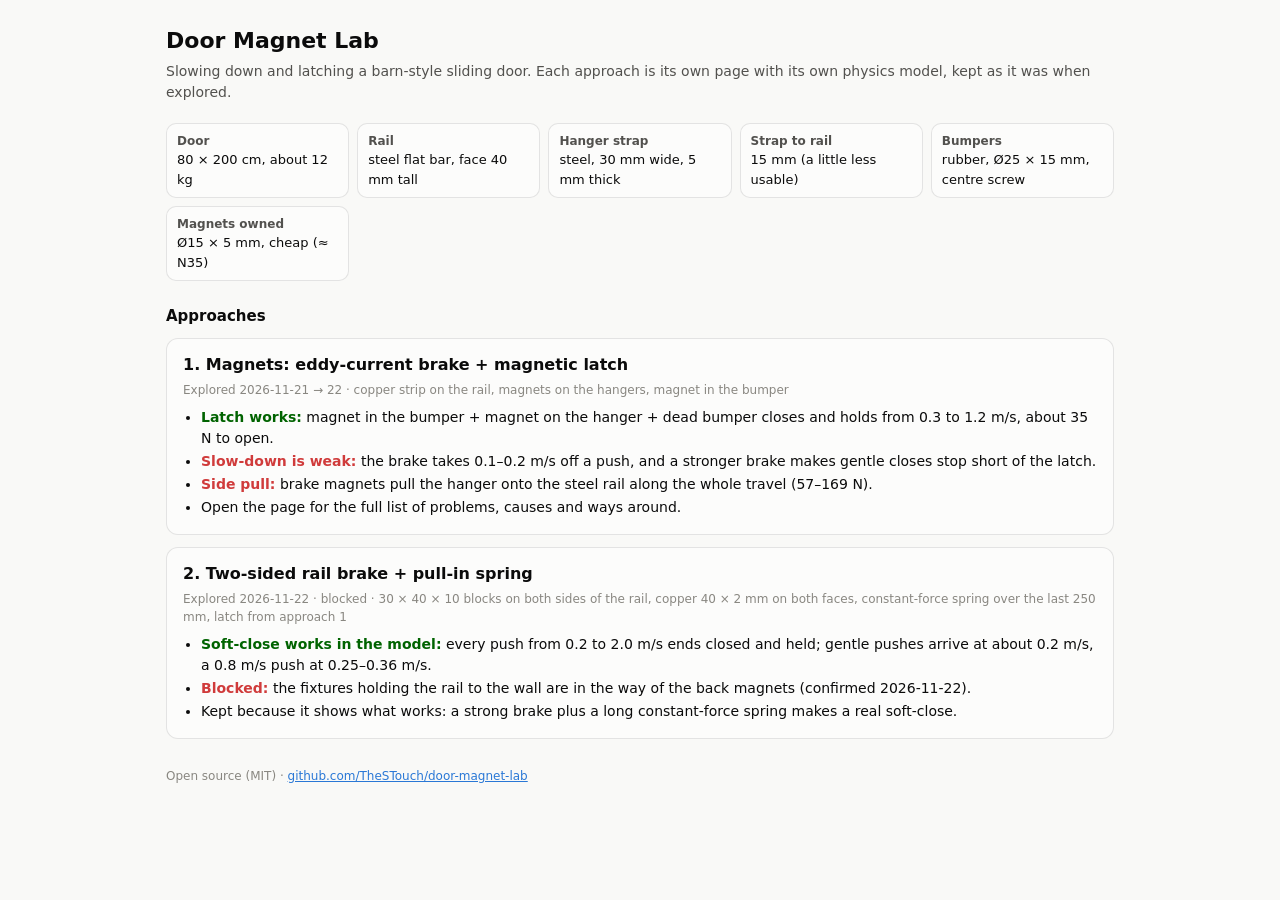
<file: web/index.html>
<!doctype html>
<html lang="en">
<head>
  <meta charset="utf-8">
  <meta name="viewport" content="width=device-width, initial-scale=1">
  <title>Door Magnet Lab</title>
  <script>
    // Old links pointed at the single-page app with settings in the hash: send them to approach 1.
    if (location.hash.includes('=')) location.replace('approaches/01-magnets/index.html' + location.hash);
  </script>
  <style>
    :root {
      color-scheme: light;
      --page: #f9f9f7; --surface: #fcfcfb; --text: #0b0b0b; --text-2: #52514e; --muted: #898781;
      --border: rgba(11, 11, 11, 0.10); --accent: #2a78d6; --good-text: #006300; --critical: #d03b3b;
    }
    @media (prefers-color-scheme: dark) {
      :root:not([data-theme="light"]) {
        color-scheme: dark;
        --page: #0d0d0d; --surface: #1a1a19; --text: #f0efec; --text-2: #c3c2b7; --muted: #898781;
        --border: rgba(255, 255, 255, 0.10); --accent: #3987e5; --good-text: #0ca30c; --critical: #e66767;
      }
    }
    :root[data-theme="dark"] {
      color-scheme: dark;
      --page: #0d0d0d; --surface: #1a1a19; --text: #f0efec; --text-2: #c3c2b7; --muted: #898781;
      --border: rgba(255, 255, 255, 0.10); --accent: #3987e5; --good-text: #0ca30c; --critical: #e66767;
    }
    * { box-sizing: border-box; }
    body { margin: 0; background: var(--page); color: var(--text); font: 14px/1.5 system-ui, -apple-system, "Segoe UI", sans-serif; }
    main { max-width: 980px; margin: 0 auto; padding: 24px 16px 48px; }
    h1 { font-size: 22px; margin: 0; }
    .sub { color: var(--text-2); margin: 4px 0 20px; }
    .door { display: grid; grid-template-columns: repeat(auto-fit, minmax(170px, 1fr)); gap: 8px; margin-bottom: 24px; }
    .door div { background: var(--surface); border: 1px solid var(--border); border-radius: 10px; padding: 8px 10px; font-size: 13px; }
    .door b { display: block; font-size: 12px; color: var(--text-2); font-weight: 600; }
    h2 { font-size: 15px; margin: 0 0 10px; }
    .cards { display: grid; gap: 12px; }
    .card { display: block; background: var(--surface); border: 1px solid var(--border); border-radius: 12px; padding: 14px 16px; color: inherit; text-decoration: none; }
    a.card:hover { border-color: var(--accent); }
    .card h3 { margin: 0 0 4px; font-size: 16px; }
    .card .meta { color: var(--muted); font-size: 12px; margin-bottom: 8px; }
    .card ul { margin: 6px 0 0; padding-left: 18px; }
    .card li { margin: 2px 0; }
    .ok { color: var(--good-text); font-weight: 600; }
    .bad { color: var(--critical); font-weight: 600; }
    .open { color: var(--accent); font-weight: 600; }
    .card.todo { border-style: dashed; }
    footer { margin-top: 28px; color: var(--muted); font-size: 12px; }
    footer a { color: var(--accent); }
  </style>
</head>
<body>
  <main>
    <h1>Door Magnet Lab</h1>
    <p class="sub">Slowing down and latching a barn-style sliding door. Each approach is its own page with its own physics model, kept as it was when explored.</p>

    <div class="door">
      <div><b>Door</b>80 × 200 cm, about 12 kg</div>
      <div><b>Rail</b>steel flat bar, face 40 mm tall</div>
      <div><b>Hanger strap</b>steel, 30 mm wide, 5 mm thick</div>
      <div><b>Strap to rail</b>15 mm (a little less usable)</div>
      <div><b>Bumpers</b>rubber, Ø25 × 15 mm, centre screw</div>
      <div><b>Magnets owned</b>Ø15 × 5 mm, cheap (≈ N35)</div>
    </div>

    <h2>Approaches</h2>
    <div class="cards">
      <a class="card" href="approaches/01-magnets/index.html">
        <h3>1. Magnets: eddy-current brake + magnetic latch</h3>
        <div class="meta">Explored 2026-11-21 → 22 · copper strip on the rail, magnets on the hangers, magnet in the bumper</div>
        <ul>
          <li><span class="ok">Latch works:</span> magnet in the bumper + magnet on the hanger + dead bumper closes and holds from 0.3 to 1.2 m/s, about 35 N to open.</li>
          <li><span class="bad">Slow-down is weak:</span> the brake takes 0.1–0.2 m/s off a push, and a stronger brake makes gentle closes stop short of the latch.</li>
          <li><span class="bad">Side pull:</span> brake magnets pull the hanger onto the steel rail along the whole travel (57–169 N).</li>
          <li>Open the page for the full list of problems, causes and ways around.</li>
        </ul>
      </a>
      <a class="card" href="approaches/02-double-brake/index.html">
        <h3>2. Two-sided rail brake + pull-in spring</h3>
        <div class="meta">Explored 2026-11-22 · blocked · 30 × 40 × 10 blocks on both sides of the rail, copper 40 × 2 mm on both faces, constant-force spring over the last 250 mm, latch from approach 1</div>
        <ul>
          <li><span class="ok">Soft-close works in the model:</span> every push from 0.2 to 2.0 m/s ends closed and held; gentle pushes arrive at about 0.2 m/s, a 0.8 m/s push at 0.25–0.36 m/s.</li>
          <li><span class="bad">Blocked:</span> the fixtures holding the rail to the wall are in the way of the back magnets (confirmed 2026-11-22).</li>
          <li>Kept because it shows what works: a strong brake plus a long constant-force spring makes a real soft-close.</li>
        </ul>
      </a>
    </div>

    <footer>Open source (MIT) · <a href="https://github.com/TheSTouch/door-magnet-lab">github.com/TheSTouch/door-magnet-lab</a></footer>
  </main>
</body>
</html>
</file>
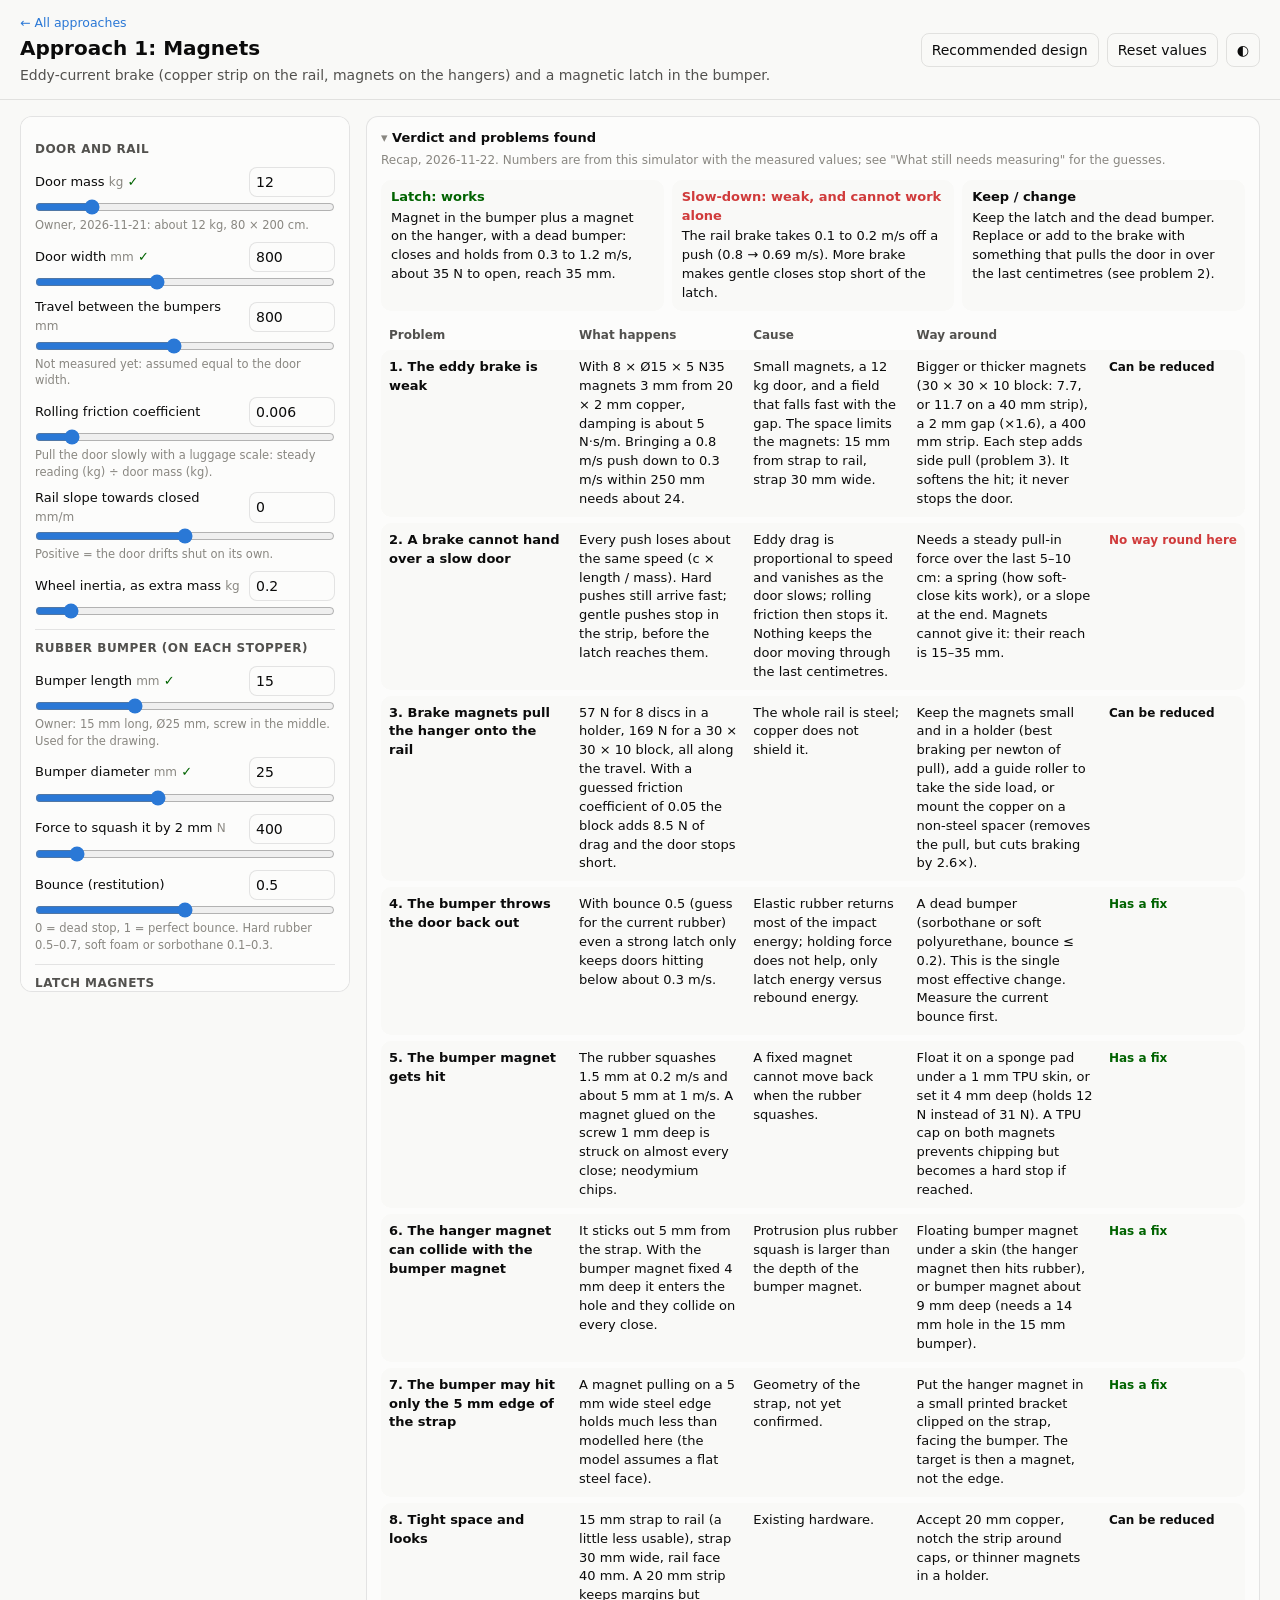
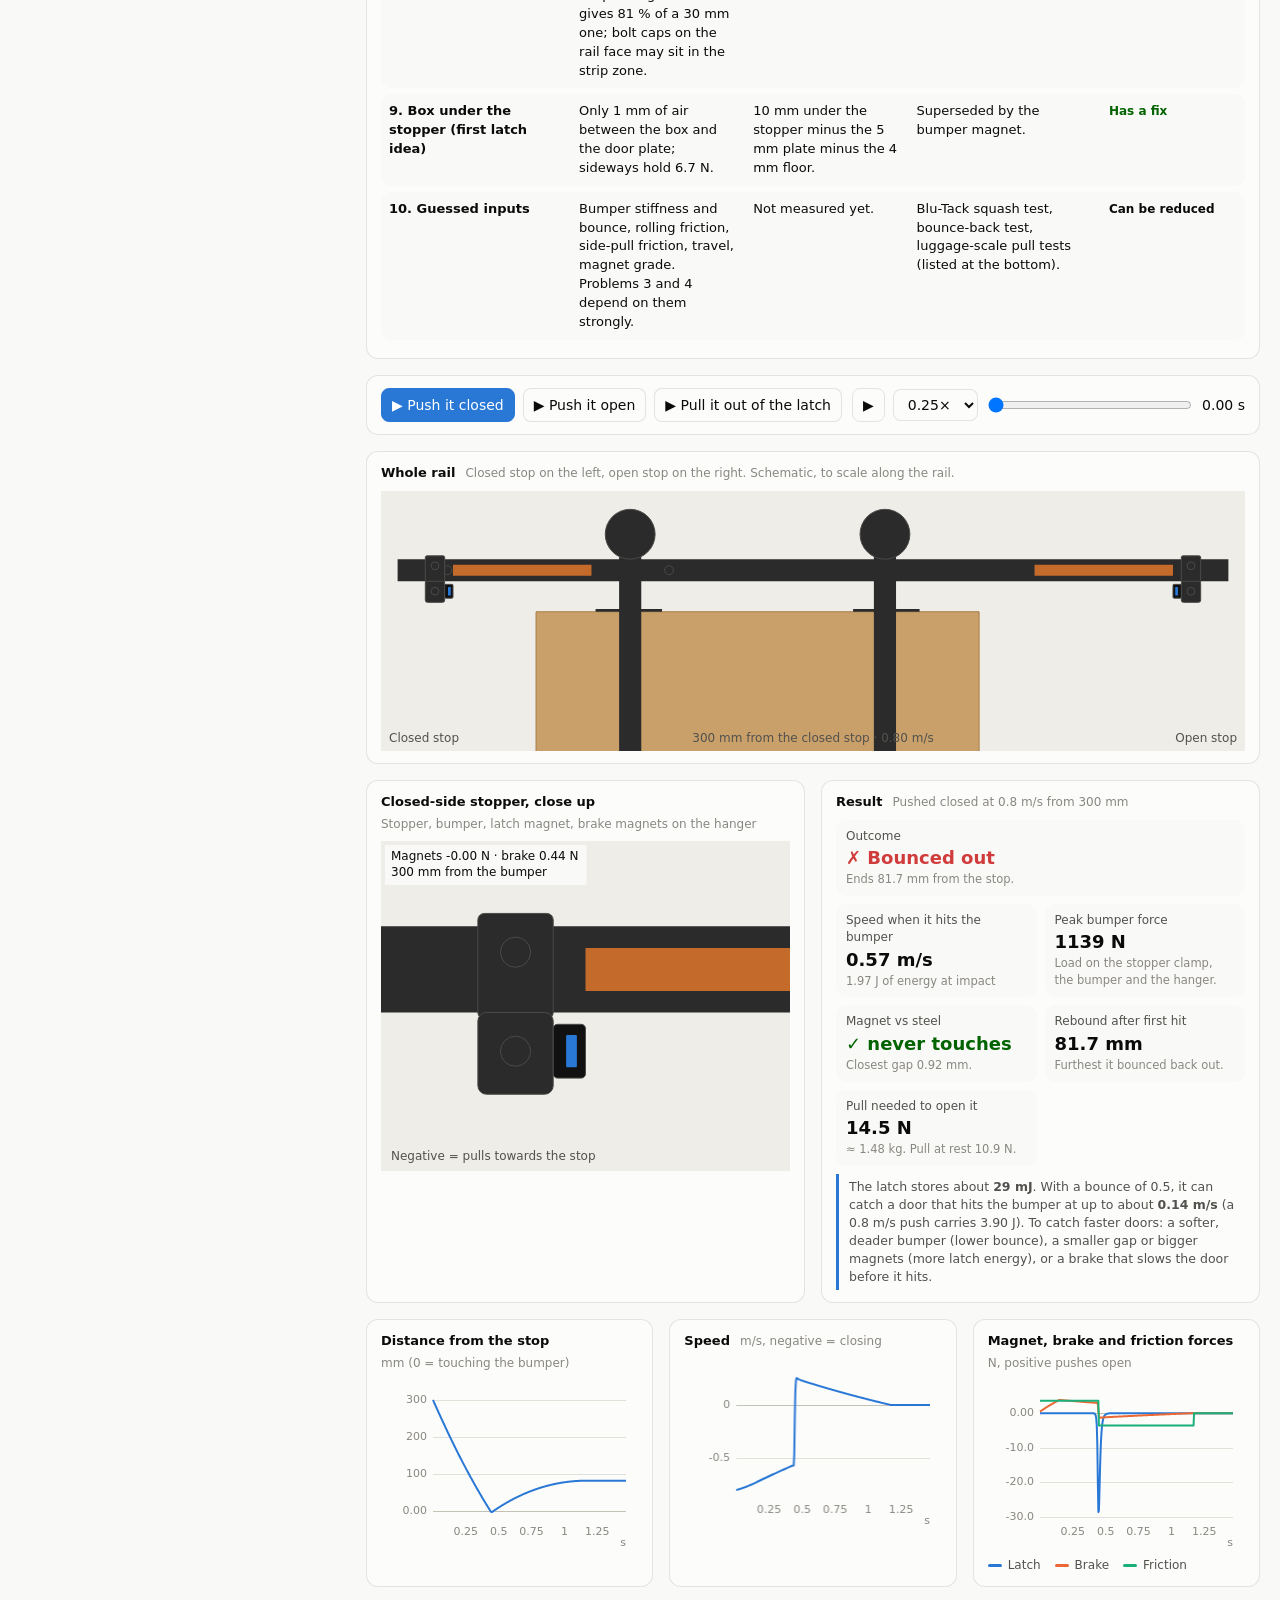
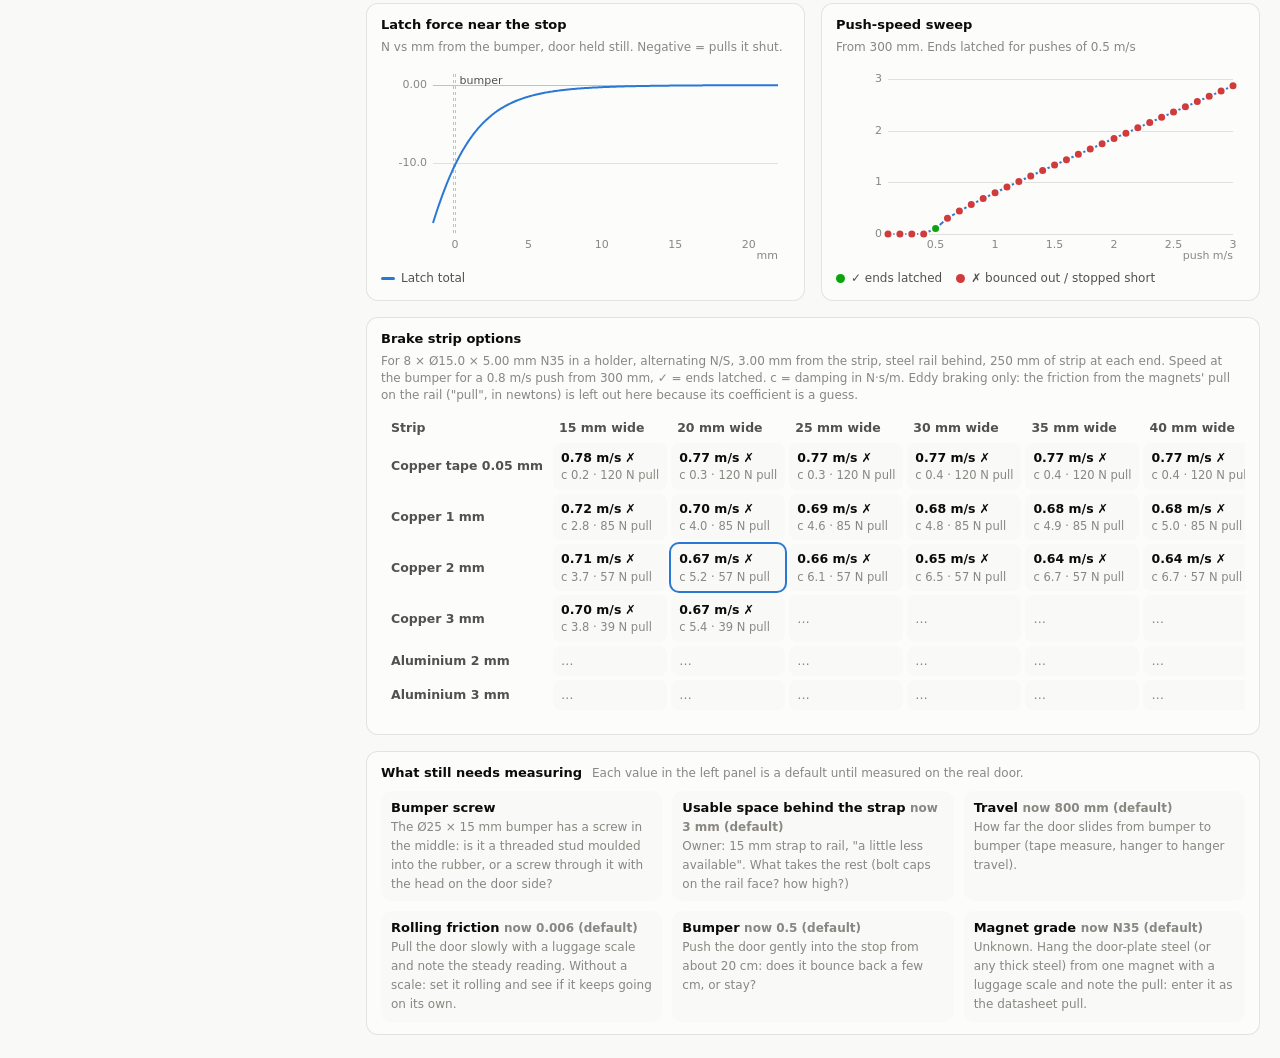
<file: web/approaches/01-magnets/index.html>
<!doctype html>
<html lang="en">
<head>
  <meta charset="utf-8">
  <meta name="viewport" content="width=device-width, initial-scale=1">
  <title>Approach 1: Magnets</title>
  <link rel="stylesheet" href="styles.css">
</head>
<body>
  <header class="top">
    <div>
      <p class="crumb"><a href="../../index.html">← All approaches</a></p>
      <h1>Approach 1: Magnets</h1>
      <p class="sub">Eddy-current brake (copper strip on the rail, magnets on the hangers) and a magnetic latch in the bumper.</p>
    </div>
    <div class="top-actions">
      <button id="btn-recommended" class="ghost" title="Dead bumper, floating magnet in the bumper, rail brake">Recommended design</button>
      <button id="btn-reset" class="ghost" title="Back to the default values">Reset values</button>
      <button id="btn-theme" class="ghost" title="Light / dark">◐</button>
    </div>
  </header>

  <main class="layout">
    <aside class="panel" id="params" aria-label="Parameters"></aside>

    <section class="stage">
      <details class="card verdict" open>
        <summary><h2>Verdict and problems found</h2><span class="hint">Recap, 2026-11-22. Numbers are from this simulator with the measured values; see "What still needs measuring" for the guesses.</span></summary>
        <div id="verdict"></div>
      </details>

      <div class="card testbar">
        <div class="tests">
          <button data-test="close" class="primary">▶ Push it closed</button>
          <button data-test="open">▶ Push it open</button>
          <button data-test="pull">▶ Pull it out of the latch</button>
        </div>
        <div class="play">
          <button id="btn-play" class="ghost" aria-label="Play or pause">⏸</button>
          <select id="play-speed" aria-label="Playback speed">
            <option value="1">1×</option>
            <option value="0.5">0.5×</option>
            <option value="0.25" selected>0.25×</option>
            <option value="0.1">0.1×</option>
          </select>
          <input id="scrub" type="range" min="0" max="1000" value="0" aria-label="Time">
          <span id="clock" class="mono">0.00 s</span>
        </div>
      </div>

      <div class="card">
        <div class="card-h"><h2>Whole rail</h2><span class="hint">Closed stop on the left, open stop on the right. Schematic, to scale along the rail.</span></div>
        <canvas id="track"></canvas>
      </div>

      <div class="row2">
        <div class="card">
          <div class="card-h"><h2 id="detail-title">Closed-side stopper, close up</h2><span class="hint">Stopper, bumper, latch magnet, brake magnets on the hanger</span></div>
          <canvas id="detail"></canvas>
        </div>
        <div class="card">
          <div class="card-h"><h2>Result</h2><span class="hint" id="result-test"></span></div>
          <div id="results" class="results"></div>
        </div>
      </div>

      <div class="row3">
        <div class="card"><div class="card-h"><h2>Distance from the stop</h2><span class="hint">mm (0 = touching the bumper)</span></div><div class="chart"><canvas id="ch-pos"></canvas></div></div>
        <div class="card"><div class="card-h"><h2>Speed</h2><span class="hint">m/s, negative = closing</span></div><div class="chart"><canvas id="ch-vel"></canvas></div></div>
        <div class="card"><div class="card-h"><h2>Magnet, brake and friction forces</h2><span class="hint">N, positive pushes open</span></div><div class="chart"><canvas id="ch-force"></canvas></div><div class="legend" id="lg-force"></div></div>
      </div>

      <div class="row2">
        <div class="card">
          <div class="card-h"><h2>Latch force near the stop</h2><span class="hint">N vs mm from the bumper, door held still. Negative = pulls it shut.</span></div>
          <div class="chart"><canvas id="ch-map"></canvas></div>
          <div class="legend" id="lg-map"></div>
        </div>
        <div class="card">
          <div class="card-h"><h2>Push-speed sweep</h2><span class="hint" id="sweep-hint">Closing pushes from the start position</span></div>
          <div class="chart"><canvas id="ch-sweep"></canvas></div>
          <div class="legend"><span><i class="dot good"></i>✓ ends latched</span><span><i class="dot bad"></i>✗ bounced out / stopped short</span></div>
        </div>
      </div>

      <div class="card">
        <div class="card-h"><h2>Brake strip options</h2><span class="hint" id="opt-hint"></span></div>
        <div id="opt-table" class="opt-table"></div>
        <ul id="opt-notes" class="opt-notes"></ul>
      </div>

      <div class="card">
        <div class="card-h"><h2>What still needs measuring</h2><span class="hint">Each value in the left panel is a default until measured on the real door.</span></div>
        <div id="questions" class="questions"></div>
      </div>
    </section>
  </main>

  <script src="eddy.js"></script>
  <script src="physics.js"></script>
  <script src="charts.js"></script>
  <script src="app.js"></script>
</body>
</html>
</file>
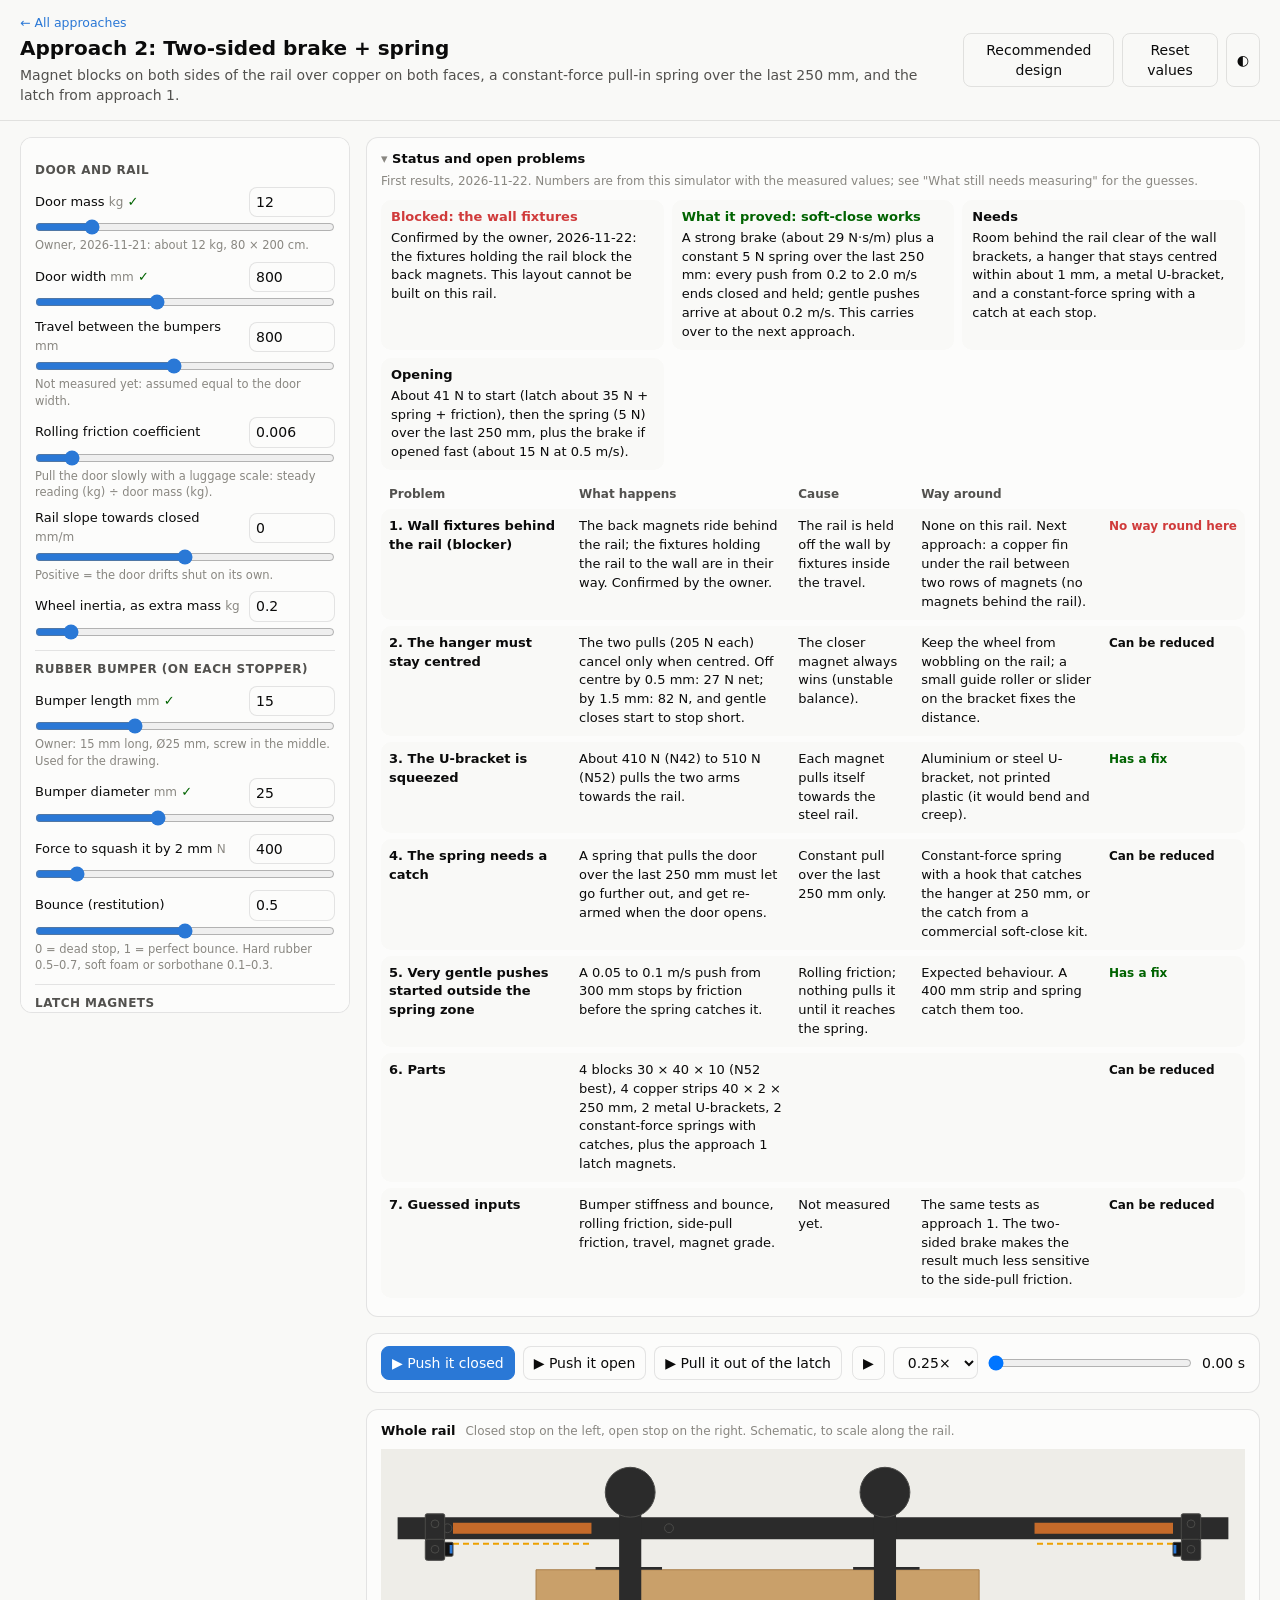
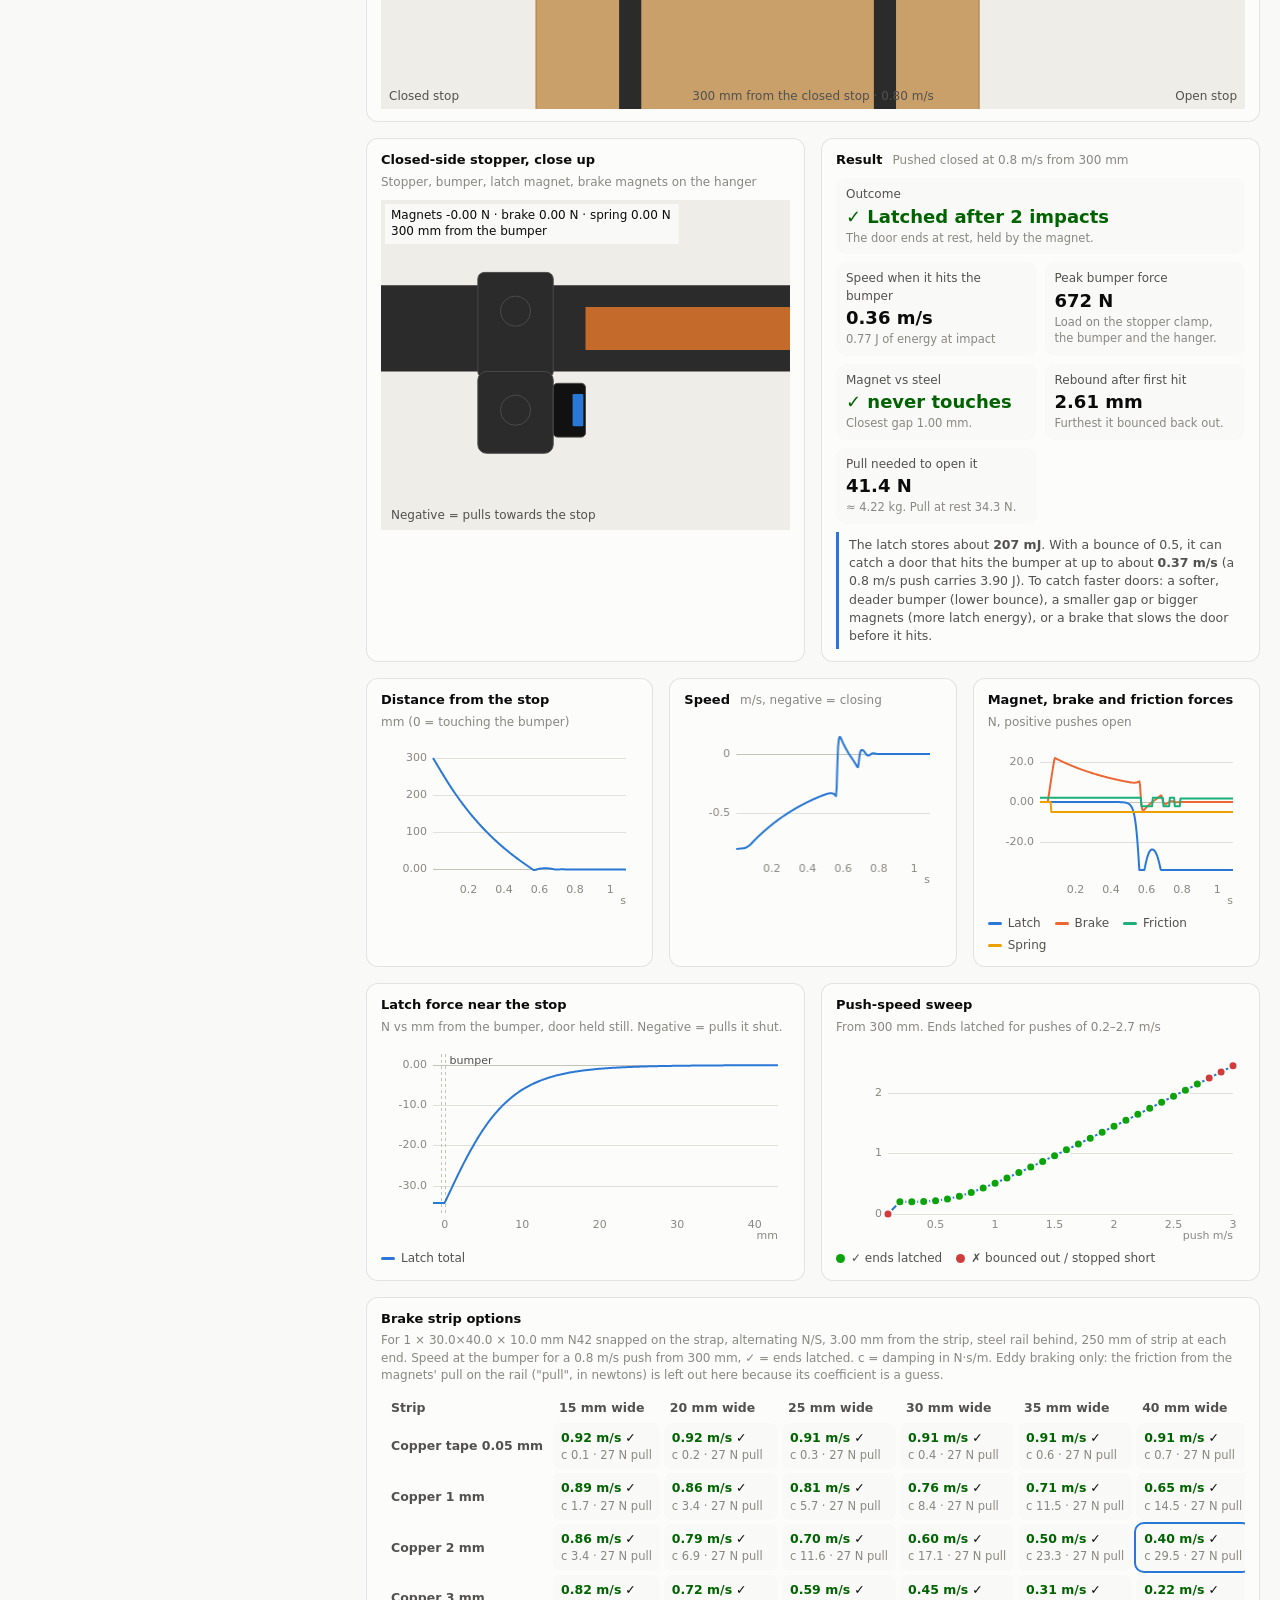
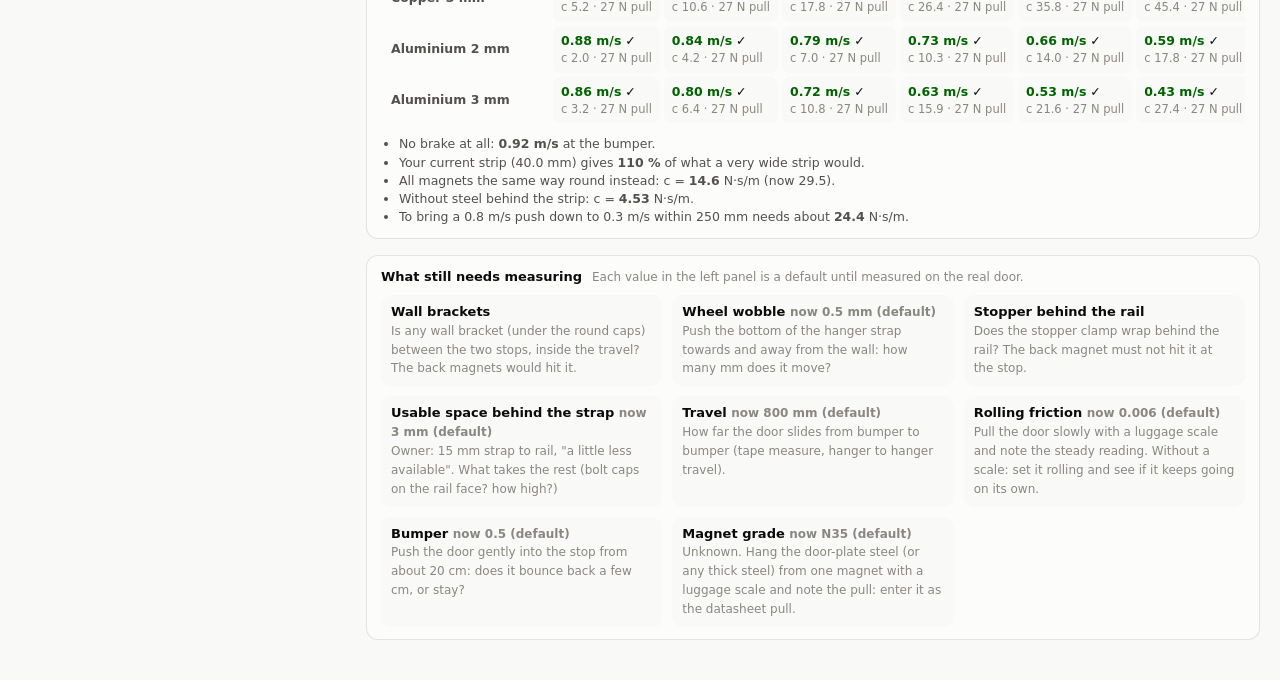
<file: web/approaches/02-double-brake/index.html>
<!doctype html>
<html lang="en">
<head>
  <meta charset="utf-8">
  <meta name="viewport" content="width=device-width, initial-scale=1">
  <title>Approach 2: Two-sided Brake</title>
  <link rel="stylesheet" href="styles.css">
</head>
<body>
  <header class="top">
    <div>
      <p class="crumb"><a href="../../index.html">← All approaches</a></p>
      <h1>Approach 2: Two-sided brake + spring</h1>
      <p class="sub">Magnet blocks on both sides of the rail over copper on both faces, a constant-force pull-in spring over the last 250 mm, and the latch from approach 1.</p>
    </div>
    <div class="top-actions">
      <button id="btn-recommended" class="ghost" title="Dead bumper, floating magnet in the bumper, rail brake">Recommended design</button>
      <button id="btn-reset" class="ghost" title="Back to the default values">Reset values</button>
      <button id="btn-theme" class="ghost" title="Light / dark">◐</button>
    </div>
  </header>

  <main class="layout">
    <aside class="panel" id="params" aria-label="Parameters"></aside>

    <section class="stage">
      <details class="card verdict" open>
        <summary><h2>Status and open problems</h2><span class="hint">First results, 2026-11-22. Numbers are from this simulator with the measured values; see "What still needs measuring" for the guesses.</span></summary>
        <div id="verdict"></div>
      </details>

      <div class="card testbar">
        <div class="tests">
          <button data-test="close" class="primary">▶ Push it closed</button>
          <button data-test="open">▶ Push it open</button>
          <button data-test="pull">▶ Pull it out of the latch</button>
        </div>
        <div class="play">
          <button id="btn-play" class="ghost" aria-label="Play or pause">⏸</button>
          <select id="play-speed" aria-label="Playback speed">
            <option value="1">1×</option>
            <option value="0.5">0.5×</option>
            <option value="0.25" selected>0.25×</option>
            <option value="0.1">0.1×</option>
          </select>
          <input id="scrub" type="range" min="0" max="1000" value="0" aria-label="Time">
          <span id="clock" class="mono">0.00 s</span>
        </div>
      </div>

      <div class="card">
        <div class="card-h"><h2>Whole rail</h2><span class="hint">Closed stop on the left, open stop on the right. Schematic, to scale along the rail.</span></div>
        <canvas id="track"></canvas>
      </div>

      <div class="row2">
        <div class="card">
          <div class="card-h"><h2 id="detail-title">Closed-side stopper, close up</h2><span class="hint">Stopper, bumper, latch magnet, brake magnets on the hanger</span></div>
          <canvas id="detail"></canvas>
        </div>
        <div class="card">
          <div class="card-h"><h2>Result</h2><span class="hint" id="result-test"></span></div>
          <div id="results" class="results"></div>
        </div>
      </div>

      <div class="row3">
        <div class="card"><div class="card-h"><h2>Distance from the stop</h2><span class="hint">mm (0 = touching the bumper)</span></div><div class="chart"><canvas id="ch-pos"></canvas></div></div>
        <div class="card"><div class="card-h"><h2>Speed</h2><span class="hint">m/s, negative = closing</span></div><div class="chart"><canvas id="ch-vel"></canvas></div></div>
        <div class="card"><div class="card-h"><h2>Magnet, brake and friction forces</h2><span class="hint">N, positive pushes open</span></div><div class="chart"><canvas id="ch-force"></canvas></div><div class="legend" id="lg-force"></div></div>
      </div>

      <div class="row2">
        <div class="card">
          <div class="card-h"><h2>Latch force near the stop</h2><span class="hint">N vs mm from the bumper, door held still. Negative = pulls it shut.</span></div>
          <div class="chart"><canvas id="ch-map"></canvas></div>
          <div class="legend" id="lg-map"></div>
        </div>
        <div class="card">
          <div class="card-h"><h2>Push-speed sweep</h2><span class="hint" id="sweep-hint">Closing pushes from the start position</span></div>
          <div class="chart"><canvas id="ch-sweep"></canvas></div>
          <div class="legend"><span><i class="dot good"></i>✓ ends latched</span><span><i class="dot bad"></i>✗ bounced out / stopped short</span></div>
        </div>
      </div>

      <div class="card">
        <div class="card-h"><h2>Brake strip options</h2><span class="hint" id="opt-hint"></span></div>
        <div id="opt-table" class="opt-table"></div>
        <ul id="opt-notes" class="opt-notes"></ul>
      </div>

      <div class="card">
        <div class="card-h"><h2>What still needs measuring</h2><span class="hint">Each value in the left panel is a default until measured on the real door.</span></div>
        <div id="questions" class="questions"></div>
      </div>
    </section>
  </main>

  <script src="eddy.js"></script>
  <script src="physics.js"></script>
  <script src="charts.js"></script>
  <script src="app.js"></script>
</body>
</html>
</file>
<file: web/approaches/01-magnets/styles.css>
:root {
  color-scheme: light;
  --page: #f9f9f7;
  --surface: #fcfcfb;
  --text: #0b0b0b;
  --text-2: #52514e;
  --muted: #898781;
  --grid: #e1e0d9;
  --axis: #c3c2b7;
  --border: rgba(11, 11, 11, 0.10);
  --accent: #2a78d6;
  --series-1: #2a78d6;
  --series-2: #eb6834;
  --series-3: #1baf7a;
  --good: #0ca30c;
  --good-text: #006300;
  --critical: #d03b3b;
  --warning: #fab219;
  /* scene */
  --wall: #eeede8;
  --steel: #2b2b2b;
  --steel-2: #4a4a48;
  --wood: #c9a06a;
  --wood-2: #a87d48;
  --rubber: #111111;
  --magnet: #2a78d6;
  --copper: #c46a2a;
  --pla: #e0893e;
  --arrow: #d03b3b;
}
@media (prefers-color-scheme: dark) {
  :root:not([data-theme="light"]) {
    color-scheme: dark;
    --page: #0d0d0d; --surface: #1a1a19; --text: #f0efec; --text-2: #c3c2b7; --muted: #898781;
    --grid: #2c2c2a; --axis: #383835; --border: rgba(255, 255, 255, 0.10);
    --accent: #3987e5; --series-1: #3987e5; --series-2: #d95926; --series-3: #199e70;
    --good: #0ca30c; --good-text: #0ca30c; --critical: #e66767;
    --wall: #242422; --steel: #0a0a0a; --steel-2: #5c5c58; --wood: #8a6a42; --wood-2: #6e5232;
    --rubber: #000; --magnet: #3987e5; --copper: #d27a3a; --pla: #c97a35; --arrow: #e66767;
  }
}
:root[data-theme="dark"] {
  color-scheme: dark;
  --page: #0d0d0d; --surface: #1a1a19; --text: #f0efec; --text-2: #c3c2b7; --muted: #898781;
  --grid: #2c2c2a; --axis: #383835; --border: rgba(255, 255, 255, 0.10);
  --accent: #3987e5; --series-1: #3987e5; --series-2: #d95926; --series-3: #199e70;
  --good: #0ca30c; --good-text: #0ca30c; --critical: #e66767;
  --wall: #242422; --steel: #0a0a0a; --steel-2: #5c5c58; --wood: #8a6a42; --wood-2: #6e5232;
  --rubber: #000; --magnet: #3987e5; --copper: #d27a3a; --pla: #c97a35; --arrow: #e66767;
}

* { box-sizing: border-box; }
html, body { margin: 0; }
body {
  background: var(--page); color: var(--text);
  font: 14px/1.45 system-ui, -apple-system, "Segoe UI", sans-serif;
}
.mono { font-variant-numeric: tabular-nums; }
h1 { font-size: 20px; margin: 0; }
h2 { font-size: 13px; margin: 0; font-weight: 600; }
.sub { margin: 2px 0 0; color: var(--text-2); }

.top { display: flex; justify-content: space-between; align-items: center; gap: 16px; padding: 14px 20px; border-bottom: 1px solid var(--border); }
.top-actions { display: flex; gap: 8px; }

button, select, input[type=number] {
  font: inherit; color: var(--text); background: var(--surface);
  border: 1px solid var(--border); border-radius: 8px; padding: 6px 10px;
}
button { cursor: pointer; }
button:hover { border-color: var(--muted); }
button.primary { background: var(--accent); border-color: var(--accent); color: #fff; }
button.ghost { background: transparent; }
button.active { outline: 2px solid var(--accent); outline-offset: 1px; }

.layout { display: grid; grid-template-columns: 330px 1fr; gap: 16px; padding: 16px 20px 40px; align-items: start; }
.panel { position: sticky; top: 12px; max-height: calc(100vh - 24px); overflow: auto; background: var(--surface); border: 1px solid var(--border); border-radius: 12px; padding: 4px 14px 14px; }
.stage { display: flex; flex-direction: column; gap: 16px; min-width: 0; }
.card { background: var(--surface); border: 1px solid var(--border); border-radius: 12px; padding: 12px 14px; min-width: 0; }
.card-h { display: flex; flex-wrap: wrap; align-items: baseline; gap: 4px 10px; margin-bottom: 8px; }
.hint { color: var(--muted); font-size: 12px; }
.row2 { display: grid; grid-template-columns: 1fr 1fr; gap: 16px; }
.row3 { display: grid; grid-template-columns: 1fr 1fr 1fr; gap: 16px; }
canvas { display: block; width: 100%; }
#track { height: 260px; }
#detail { height: 330px; }

.testbar { display: flex; flex-wrap: wrap; justify-content: space-between; gap: 10px; align-items: center; }
.tests { display: flex; flex-wrap: wrap; gap: 8px; }
.play { display: flex; align-items: center; gap: 8px; flex: 1; min-width: 260px; max-width: 460px; }
.play input[type=range] { flex: 1; }

/* parameter panel */
.group { border-top: 1px solid var(--border); padding-top: 10px; margin-top: 10px; }
.group:first-child { border-top: 0; }
.group h3 { font-size: 12px; text-transform: uppercase; letter-spacing: .04em; color: var(--text-2); margin: 0 0 8px; }
.group .gnote { font-size: 12px; color: var(--muted); margin: -4px 0 8px; }
.prm { display: grid; grid-template-columns: 1fr 86px; gap: 2px 8px; align-items: center; margin-bottom: 8px; }
.prm label { font-size: 13px; }
.prm .unit { color: var(--muted); font-size: 12px; }
.prm input[type=number], .prm select { width: 100%; padding: 4px 6px; }
.prm input[type=range] { grid-column: 1 / -1; width: 100%; margin: 0; accent-color: var(--accent); }
.prm .help { grid-column: 1 / -1; font-size: 11.5px; color: var(--muted); }
.prm.check { grid-template-columns: auto 1fr; }
.prm.measured label::after { content: " ✓"; color: var(--good-text); }
.derived { font-size: 12px; color: var(--text-2); background: var(--page); border-radius: 8px; padding: 6px 8px; margin: 2px 0 6px; }

/* results */
.results { display: grid; grid-template-columns: 1fr 1fr; gap: 8px; }
.res { background: var(--page); border-radius: 10px; padding: 8px 10px; }
.res .k { font-size: 12px; color: var(--text-2); }
.res .v { font-size: 18px; font-weight: 600; font-variant-numeric: tabular-nums; }
.res .n { font-size: 11.5px; color: var(--muted); }
.res.wide { grid-column: 1 / -1; }
.res.ok .v { color: var(--good-text); }
.res.bad .v { color: var(--critical); }
.advice { grid-column: 1 / -1; font-size: 12.5px; color: var(--text-2); border-left: 3px solid var(--accent); padding: 4px 10px; }

/* charts */
.chart { position: relative; }
.chart-tip { position: absolute; display: none; pointer-events: none; background: var(--surface); border: 1px solid var(--border); border-radius: 8px; padding: 6px 8px; font-size: 12px; box-shadow: 0 4px 14px rgba(0,0,0,.12); white-space: nowrap; z-index: 2; }
.chart-tip .tip-x { color: var(--muted); margin-bottom: 2px; }
.chart-tip i { display: inline-block; width: 10px; height: 3px; border-radius: 2px; margin-right: 6px; vertical-align: middle; }
.chart-tip .ok { color: var(--good-text); } .chart-tip .bad { color: var(--critical); }
.legend { display: flex; flex-wrap: wrap; gap: 4px 14px; font-size: 12px; color: var(--text-2); margin-top: 6px; }
.legend i { display: inline-block; width: 14px; height: 3px; border-radius: 2px; margin-right: 6px; vertical-align: middle; }
.legend i.dot { width: 9px; height: 9px; border-radius: 50%; }
.legend i.good { background: var(--good); } .legend i.bad { background: var(--critical); }

.opt-table { overflow-x: auto; }
.opt-table table { border-collapse: separate; border-spacing: 4px; width: 100%; font-size: 12.5px; }
.opt-table th { text-align: left; font-weight: 600; color: var(--text-2); white-space: nowrap; padding: 2px 6px; }
.opt-table td { background: var(--page); border-radius: 8px; padding: 6px 8px; white-space: nowrap; font-variant-numeric: tabular-nums; }
.opt-table td span { display: block; color: var(--muted); font-size: 11.5px; }
.opt-table td.ok b { color: var(--good-text); }
.opt-table td.bad b { color: var(--text); }
.opt-table td.pending { color: var(--muted); }
.opt-table td.current { outline: 2px solid var(--accent); }
.opt-notes { margin: 8px 0 0; padding-left: 18px; font-size: 12.5px; color: var(--text-2); }
.questions { display: grid; grid-template-columns: repeat(auto-fill, minmax(280px, 1fr)); gap: 10px; }
.q { background: var(--page); border-radius: 10px; padding: 8px 10px; font-size: 13px; }
.q b { display: block; }
.q .d { color: var(--muted); font-size: 12px; }

@media (max-width: 1100px) {
  .row3 { grid-template-columns: 1fr; }
}
@media (max-width: 860px) {
  .layout { grid-template-columns: 1fr; padding: 12px 16px 40px; }
  .panel { position: static; max-height: none; }
  .row2 { grid-template-columns: 1fr; }
  .top { padding: 12px 16px; }
}

/* breadcrumb + verdict */
.crumb { margin: 0 0 2px; font-size: 12.5px; }
.crumb a { color: var(--accent); text-decoration: none; }
.verdict summary { cursor: pointer; list-style: none; display: flex; flex-wrap: wrap; align-items: baseline; gap: 4px 10px; }
.verdict summary::-webkit-details-marker { display: none; }
.verdict summary h2::before { content: "▸ "; color: var(--muted); }
.verdict[open] summary h2::before { content: "▾ "; }
.verdict .lead { display: grid; grid-template-columns: repeat(auto-fit, minmax(240px, 1fr)); gap: 8px; margin: 10px 0; }
.verdict .lead div { background: var(--page); border-radius: 10px; padding: 8px 10px; font-size: 13px; }
.verdict .lead b { display: block; margin-bottom: 2px; }
.verdict .lead .ok b { color: var(--good-text); }
.verdict .lead .bad b { color: var(--critical); }
.verdict .lead .mid b { color: var(--text); }
.ptable { width: 100%; border-collapse: separate; border-spacing: 0 6px; font-size: 13px; }
.ptable th { text-align: left; color: var(--text-2); font-weight: 600; font-size: 12px; padding: 0 8px; }
.ptable td { background: var(--page); padding: 8px; vertical-align: top; }
.ptable td:first-child { border-radius: 10px 0 0 10px; font-weight: 600; width: 22%; }
.ptable td:last-child { border-radius: 0 10px 10px 0; width: 12%; white-space: nowrap; }
.sev { font-size: 12px; font-weight: 600; }
.sev.fund { color: var(--critical); }
.sev.fix { color: var(--good-text); }
.sev.part { color: var(--text); }
@media (max-width: 860px) {
  .ptable, .ptable tbody, .ptable tr, .ptable td { display: block; width: auto !important; }
  .ptable thead { display: none; }
  .ptable tr { margin-bottom: 8px; }
  .ptable td { border-radius: 0 !important; }
  .ptable td:first-child { border-radius: 10px 10px 0 0 !important; }
  .ptable td:last-child { border-radius: 0 0 10px 10px !important; }
}
</file>
<file: web/approaches/02-double-brake/styles.css>
:root {
  color-scheme: light;
  --page: #f9f9f7;
  --surface: #fcfcfb;
  --text: #0b0b0b;
  --text-2: #52514e;
  --muted: #898781;
  --grid: #e1e0d9;
  --axis: #c3c2b7;
  --border: rgba(11, 11, 11, 0.10);
  --accent: #2a78d6;
  --series-1: #2a78d6;
  --series-2: #eb6834;
  --series-3: #1baf7a;
  --series-4: #eda100;
  --good: #0ca30c;
  --good-text: #006300;
  --critical: #d03b3b;
  --warning: #fab219;
  /* scene */
  --wall: #eeede8;
  --steel: #2b2b2b;
  --steel-2: #4a4a48;
  --wood: #c9a06a;
  --wood-2: #a87d48;
  --rubber: #111111;
  --magnet: #2a78d6;
  --copper: #c46a2a;
  --pla: #e0893e;
  --arrow: #d03b3b;
}
@media (prefers-color-scheme: dark) {
  :root:not([data-theme="light"]) {
    color-scheme: dark;
    --page: #0d0d0d; --surface: #1a1a19; --text: #f0efec; --text-2: #c3c2b7; --muted: #898781;
    --grid: #2c2c2a; --axis: #383835; --border: rgba(255, 255, 255, 0.10);
    --accent: #3987e5; --series-1: #3987e5; --series-2: #d95926; --series-3: #199e70; --series-4: #c98500;
    --good: #0ca30c; --good-text: #0ca30c; --critical: #e66767;
    --wall: #242422; --steel: #0a0a0a; --steel-2: #5c5c58; --wood: #8a6a42; --wood-2: #6e5232;
    --rubber: #000; --magnet: #3987e5; --copper: #d27a3a; --pla: #c97a35; --arrow: #e66767;
  }
}
:root[data-theme="dark"] {
  color-scheme: dark;
  --page: #0d0d0d; --surface: #1a1a19; --text: #f0efec; --text-2: #c3c2b7; --muted: #898781;
  --grid: #2c2c2a; --axis: #383835; --border: rgba(255, 255, 255, 0.10);
  --accent: #3987e5; --series-1: #3987e5; --series-2: #d95926; --series-3: #199e70; --series-4: #c98500;
  --good: #0ca30c; --good-text: #0ca30c; --critical: #e66767;
  --wall: #242422; --steel: #0a0a0a; --steel-2: #5c5c58; --wood: #8a6a42; --wood-2: #6e5232;
  --rubber: #000; --magnet: #3987e5; --copper: #d27a3a; --pla: #c97a35; --arrow: #e66767;
}

* { box-sizing: border-box; }
html, body { margin: 0; }
body {
  background: var(--page); color: var(--text);
  font: 14px/1.45 system-ui, -apple-system, "Segoe UI", sans-serif;
}
.mono { font-variant-numeric: tabular-nums; }
h1 { font-size: 20px; margin: 0; }
h2 { font-size: 13px; margin: 0; font-weight: 600; }
.sub { margin: 2px 0 0; color: var(--text-2); }

.top { display: flex; justify-content: space-between; align-items: center; gap: 16px; padding: 14px 20px; border-bottom: 1px solid var(--border); }
.top-actions { display: flex; gap: 8px; }

button, select, input[type=number] {
  font: inherit; color: var(--text); background: var(--surface);
  border: 1px solid var(--border); border-radius: 8px; padding: 6px 10px;
}
button { cursor: pointer; }
button:hover { border-color: var(--muted); }
button.primary { background: var(--accent); border-color: var(--accent); color: #fff; }
button.ghost { background: transparent; }
button.active { outline: 2px solid var(--accent); outline-offset: 1px; }

.layout { display: grid; grid-template-columns: 330px 1fr; gap: 16px; padding: 16px 20px 40px; align-items: start; }
.panel { position: sticky; top: 12px; max-height: calc(100vh - 24px); overflow: auto; background: var(--surface); border: 1px solid var(--border); border-radius: 12px; padding: 4px 14px 14px; }
.stage { display: flex; flex-direction: column; gap: 16px; min-width: 0; }
.card { background: var(--surface); border: 1px solid var(--border); border-radius: 12px; padding: 12px 14px; min-width: 0; }
.card-h { display: flex; flex-wrap: wrap; align-items: baseline; gap: 4px 10px; margin-bottom: 8px; }
.hint { color: var(--muted); font-size: 12px; }
.row2 { display: grid; grid-template-columns: 1fr 1fr; gap: 16px; }
.row3 { display: grid; grid-template-columns: 1fr 1fr 1fr; gap: 16px; }
canvas { display: block; width: 100%; }
#track { height: 260px; }
#detail { height: 330px; }

.testbar { display: flex; flex-wrap: wrap; justify-content: space-between; gap: 10px; align-items: center; }
.tests { display: flex; flex-wrap: wrap; gap: 8px; }
.play { display: flex; align-items: center; gap: 8px; flex: 1; min-width: 260px; max-width: 460px; }
.play input[type=range] { flex: 1; }

/* parameter panel */
.group { border-top: 1px solid var(--border); padding-top: 10px; margin-top: 10px; }
.group:first-child { border-top: 0; }
.group h3 { font-size: 12px; text-transform: uppercase; letter-spacing: .04em; color: var(--text-2); margin: 0 0 8px; }
.group .gnote { font-size: 12px; color: var(--muted); margin: -4px 0 8px; }
.prm { display: grid; grid-template-columns: 1fr 86px; gap: 2px 8px; align-items: center; margin-bottom: 8px; }
.prm label { font-size: 13px; }
.prm .unit { color: var(--muted); font-size: 12px; }
.prm input[type=number], .prm select { width: 100%; padding: 4px 6px; }
.prm input[type=range] { grid-column: 1 / -1; width: 100%; margin: 0; accent-color: var(--accent); }
.prm .help { grid-column: 1 / -1; font-size: 11.5px; color: var(--muted); }
.prm.check { grid-template-columns: auto 1fr; }
.prm.measured label::after { content: " ✓"; color: var(--good-text); }
.derived { font-size: 12px; color: var(--text-2); background: var(--page); border-radius: 8px; padding: 6px 8px; margin: 2px 0 6px; }

/* results */
.results { display: grid; grid-template-columns: 1fr 1fr; gap: 8px; }
.res { background: var(--page); border-radius: 10px; padding: 8px 10px; }
.res .k { font-size: 12px; color: var(--text-2); }
.res .v { font-size: 18px; font-weight: 600; font-variant-numeric: tabular-nums; }
.res .n { font-size: 11.5px; color: var(--muted); }
.res.wide { grid-column: 1 / -1; }
.res.ok .v { color: var(--good-text); }
.res.bad .v { color: var(--critical); }
.advice { grid-column: 1 / -1; font-size: 12.5px; color: var(--text-2); border-left: 3px solid var(--accent); padding: 4px 10px; }

/* charts */
.chart { position: relative; }
.chart-tip { position: absolute; display: none; pointer-events: none; background: var(--surface); border: 1px solid var(--border); border-radius: 8px; padding: 6px 8px; font-size: 12px; box-shadow: 0 4px 14px rgba(0,0,0,.12); white-space: nowrap; z-index: 2; }
.chart-tip .tip-x { color: var(--muted); margin-bottom: 2px; }
.chart-tip i { display: inline-block; width: 10px; height: 3px; border-radius: 2px; margin-right: 6px; vertical-align: middle; }
.chart-tip .ok { color: var(--good-text); } .chart-tip .bad { color: var(--critical); }
.legend { display: flex; flex-wrap: wrap; gap: 4px 14px; font-size: 12px; color: var(--text-2); margin-top: 6px; }
.legend i { display: inline-block; width: 14px; height: 3px; border-radius: 2px; margin-right: 6px; vertical-align: middle; }
.legend i.dot { width: 9px; height: 9px; border-radius: 50%; }
.legend i.good { background: var(--good); } .legend i.bad { background: var(--critical); }

.opt-table { overflow-x: auto; }
.opt-table table { border-collapse: separate; border-spacing: 4px; width: 100%; font-size: 12.5px; }
.opt-table th { text-align: left; font-weight: 600; color: var(--text-2); white-space: nowrap; padding: 2px 6px; }
.opt-table td { background: var(--page); border-radius: 8px; padding: 6px 8px; white-space: nowrap; font-variant-numeric: tabular-nums; }
.opt-table td span { display: block; color: var(--muted); font-size: 11.5px; }
.opt-table td.ok b { color: var(--good-text); }
.opt-table td.bad b { color: var(--text); }
.opt-table td.pending { color: var(--muted); }
.opt-table td.current { outline: 2px solid var(--accent); }
.opt-notes { margin: 8px 0 0; padding-left: 18px; font-size: 12.5px; color: var(--text-2); }
.questions { display: grid; grid-template-columns: repeat(auto-fill, minmax(280px, 1fr)); gap: 10px; }
.q { background: var(--page); border-radius: 10px; padding: 8px 10px; font-size: 13px; }
.q b { display: block; }
.q .d { color: var(--muted); font-size: 12px; }

@media (max-width: 1100px) {
  .row3 { grid-template-columns: 1fr; }
}
@media (max-width: 860px) {
  .layout { grid-template-columns: 1fr; padding: 12px 16px 40px; }
  .panel { position: static; max-height: none; }
  .row2 { grid-template-columns: 1fr; }
  .top { padding: 12px 16px; }
}

/* breadcrumb + verdict */
.crumb { margin: 0 0 2px; font-size: 12.5px; }
.crumb a { color: var(--accent); text-decoration: none; }
.verdict summary { cursor: pointer; list-style: none; display: flex; flex-wrap: wrap; align-items: baseline; gap: 4px 10px; }
.verdict summary::-webkit-details-marker { display: none; }
.verdict summary h2::before { content: "▸ "; color: var(--muted); }
.verdict[open] summary h2::before { content: "▾ "; }
.verdict .lead { display: grid; grid-template-columns: repeat(auto-fit, minmax(240px, 1fr)); gap: 8px; margin: 10px 0; }
.verdict .lead div { background: var(--page); border-radius: 10px; padding: 8px 10px; font-size: 13px; }
.verdict .lead b { display: block; margin-bottom: 2px; }
.verdict .lead .ok b { color: var(--good-text); }
.verdict .lead .bad b { color: var(--critical); }
.verdict .lead .mid b { color: var(--text); }
.ptable { width: 100%; border-collapse: separate; border-spacing: 0 6px; font-size: 13px; }
.ptable th { text-align: left; color: var(--text-2); font-weight: 600; font-size: 12px; padding: 0 8px; }
.ptable td { background: var(--page); padding: 8px; vertical-align: top; }
.ptable td:first-child { border-radius: 10px 0 0 10px; font-weight: 600; width: 22%; }
.ptable td:last-child { border-radius: 0 10px 10px 0; width: 12%; white-space: nowrap; }
.sev { font-size: 12px; font-weight: 600; }
.sev.fund { color: var(--critical); }
.sev.fix { color: var(--good-text); }
.sev.part { color: var(--text); }
@media (max-width: 860px) {
  .ptable, .ptable tbody, .ptable tr, .ptable td { display: block; width: auto !important; }
  .ptable thead { display: none; }
  .ptable tr { margin-bottom: 8px; }
  .ptable td { border-radius: 0 !important; }
  .ptable td:first-child { border-radius: 10px 10px 0 0 !important; }
  .ptable td:last-child { border-radius: 0 0 10px 10px !important; }
}
</file>
